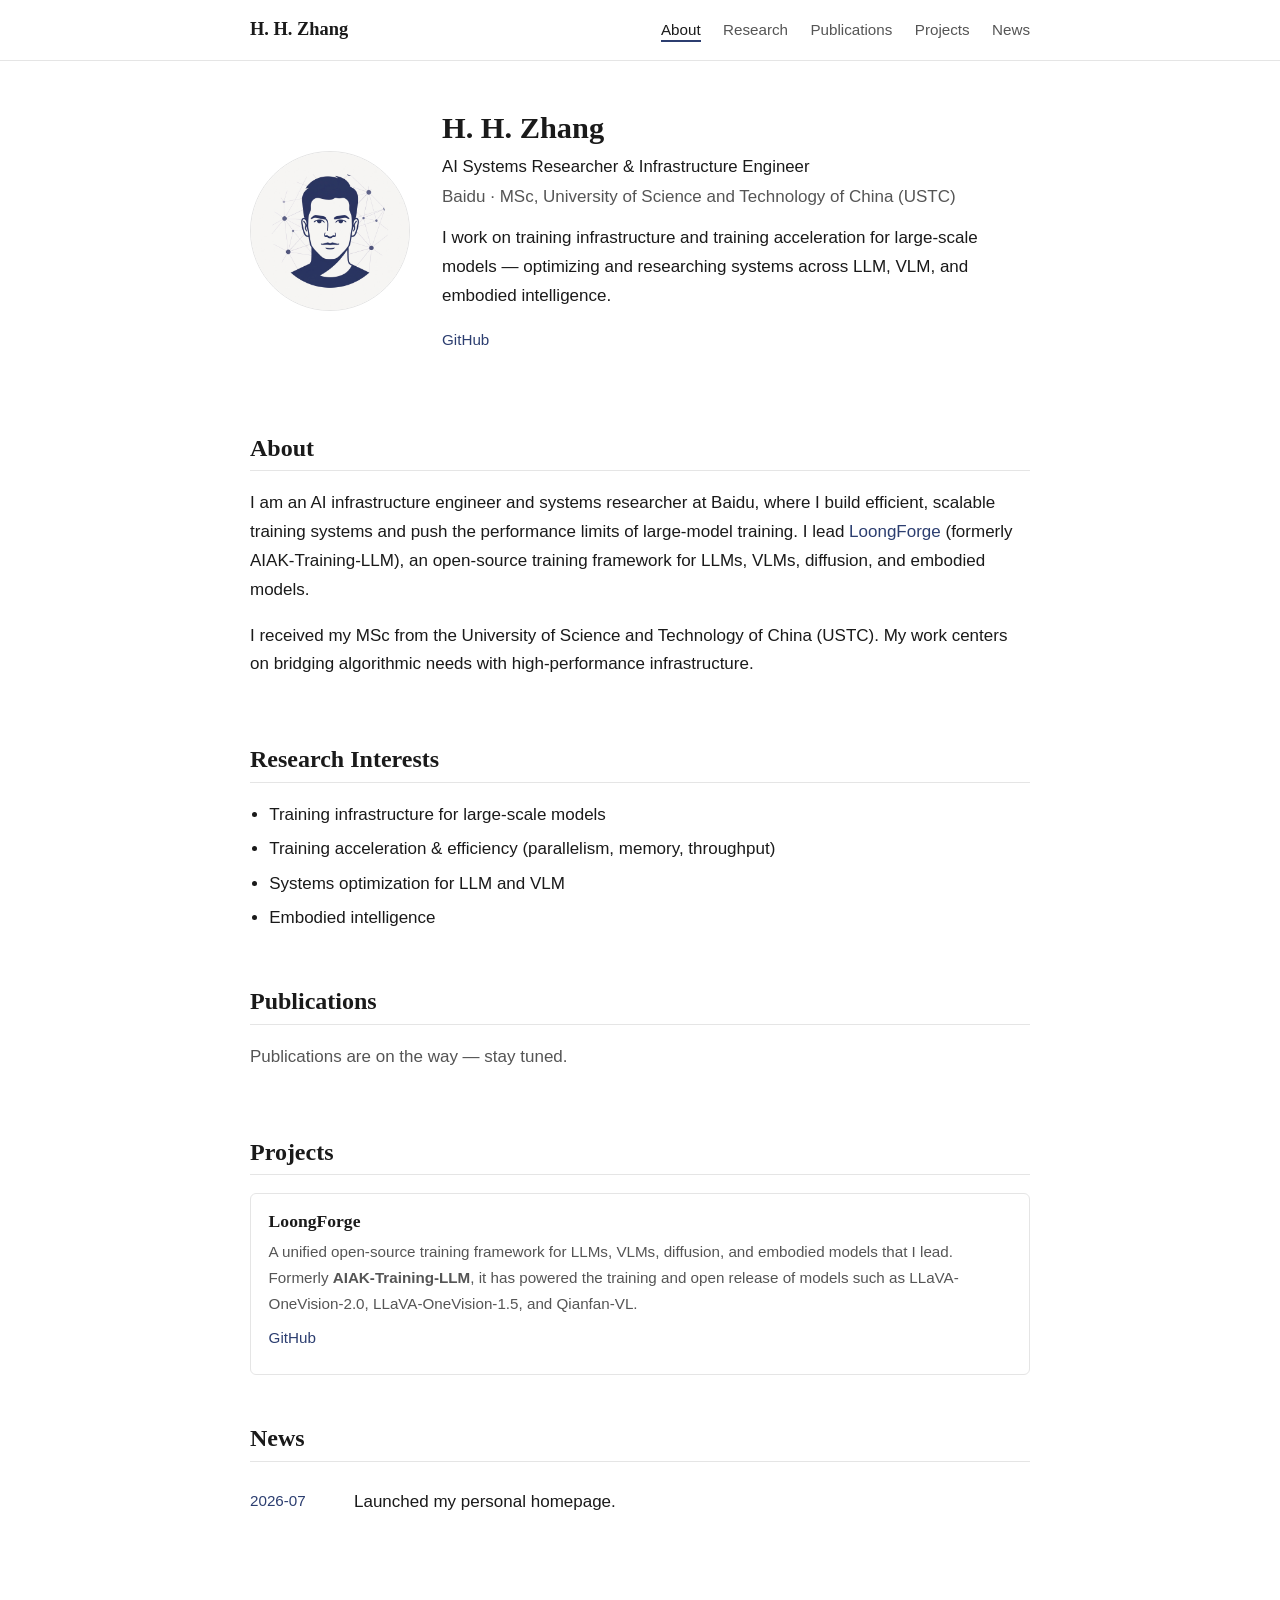
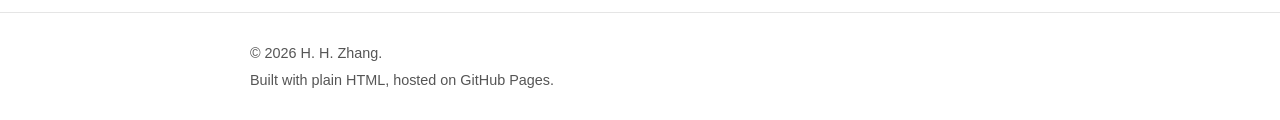
<file: index.html>
<!DOCTYPE html>
<html lang="en">
<head>
  <meta charset="UTF-8" />
  <meta name="viewport" content="width=device-width, initial-scale=1.0" />
  <title>H. H. Zhang — Homepage</title>
  <meta name="description" content="H. H. Zhang — AI systems researcher and infrastructure engineer at Baidu, working on training infrastructure and training acceleration for large-scale models (LLM, VLM, embodied intelligence)." />
  <link rel="stylesheet" href="css/style.css" />
</head>
<body>
  <!-- ===================== Header / Nav ===================== -->
  <header class="site-header">
    <nav class="nav container" aria-label="Primary">
      <a class="nav-brand" href="#home">H. H. Zhang</a>
      <button class="nav-toggle" aria-label="Toggle navigation menu" aria-expanded="false" aria-controls="nav-menu">
        <span></span><span></span><span></span>
      </button>
      <ul class="nav-menu" id="nav-menu">
        <li><a href="#about">About</a></li>
        <li><a href="#research">Research</a></li>
        <li><a href="#publications">Publications</a></li>
        <li><a href="#projects">Projects</a></li>
        <li><a href="#news">News</a></li>
      </ul>
    </nav>
  </header>

  <main>
    <!-- ===================== Hero ===================== -->
    <section id="home" class="hero container">
      <div class="hero-avatar">
        <img src="assets/avatar.jpg" alt="Portrait of H. H. Zhang" onerror="this.remove()" />
      </div>
      <div class="hero-info">
        <h1>H. H. Zhang</h1>
        <p class="hero-title">AI Systems Researcher &amp; Infrastructure Engineer</p>
        <p class="hero-affil">Baidu &middot; MSc, University of Science and Technology of China (USTC)</p>
        <p class="hero-bio">
          I work on training infrastructure and training acceleration for large-scale
          models &mdash; optimizing and researching systems across LLM, VLM, and
          embodied intelligence.
        </p>
        <ul class="hero-links">
          <li><a href="https://github.com/nullnonenilNULL" rel="noopener" target="_blank">GitHub</a></li>
          <!-- 需要时取消注释并填写：
          <li><a href="mailto:你的邮箱">Email</a></li>
          <li><a href="https://scholar.google.com/citations?user=XXXX" rel="noopener" target="_blank">Google Scholar</a></li>
          <li><a href="assets/cv.pdf" target="_blank">CV</a></li>
          -->
        </ul>
      </div>
    </section>

    <!-- ===================== About ===================== -->
    <section id="about" class="section container">
      <h2 class="section-title">About</h2>
      <p>
        I am an AI infrastructure engineer and systems researcher at Baidu, where I
        build efficient, scalable training systems and push the performance limits of
        large-model training. I lead
        <a href="https://github.com/baidu-baige/LoongForge" target="_blank" rel="noopener">LoongForge</a>
        (formerly AIAK-Training-LLM), an open-source training framework for LLMs, VLMs,
        diffusion, and embodied models.
      </p>
      <p>
        I received my MSc from the University of Science and Technology of China (USTC).
        My work centers on bridging algorithmic needs with high-performance infrastructure.
      </p>
    </section>

    <!-- ===================== Research Interests ===================== -->
    <section id="research" class="section container">
      <h2 class="section-title">Research Interests</h2>
      <ul class="research-list">
        <li>Training infrastructure for large-scale models</li>
        <li>Training acceleration &amp; efficiency (parallelism, memory, throughput)</li>
        <li>Systems optimization for LLM and VLM</li>
        <li>Embodied intelligence</li>
      </ul>
    </section>

    <!-- ===================== Publications ===================== -->
    <section id="publications" class="section container">
      <h2 class="section-title">Publications</h2>
      <p style="color:var(--color-muted)">
        Publications are on the way &mdash; stay tuned.
      </p>
      <!-- 有论文后：删除上面这句提示，按下面模板逐条添加
      <ul class="pub-list">
        <li class="pub-item">
          <span class="pub-year">2026</span>
          <div class="pub-body">
            <p class="pub-titletext">论文标题</p>
            <p class="pub-authors"><strong>H. H. Zhang</strong>, Coauthor A, Coauthor B</p>
            <p class="pub-venue">会议/期刊, 2026</p>
            <p class="pub-links">
              <a href="#" target="_blank" rel="noopener">PDF</a>
              <a href="#" target="_blank" rel="noopener">Code</a>
            </p>
          </div>
        </li>
      </ul>
      <p class="section-more"><a href="publications.html">View all publications &rarr;</a></p>
      -->
    </section>

    <!-- ===================== Projects ===================== -->
    <section id="projects" class="section container">
      <h2 class="section-title">Projects</h2>
      <div class="project-grid">
        <article class="project-card">
          <h3>LoongForge</h3>
          <p>A unified open-source training framework for LLMs, VLMs, diffusion, and embodied models that I lead. Formerly <strong>AIAK-Training-LLM</strong>, it has powered the training and open release of models such as LLaVA-OneVision-2.0, LLaVA-OneVision-1.5, and Qianfan-VL.</p>
          <p class="project-links">
            <a href="https://github.com/baidu-baige/LoongForge" target="_blank" rel="noopener">GitHub</a>
          </p>
        </article>
      </div>
    </section>

    <!-- ===================== News ===================== -->
    <section id="news" class="section container">
      <h2 class="section-title">News</h2>
      <ul class="news-list">
        <li class="news-item">
          <span class="news-date">2026-07</span>
          <span class="news-text">Launched my personal homepage.</span>
        </li>
        <!-- 新增动态：复制下面这行修改即可
        <li class="news-item">
          <span class="news-date">2026-08</span>
          <span class="news-text">动态内容</span>
        </li>
        -->
      </ul>
    </section>
  </main>

  <!-- ===================== Footer ===================== -->
  <footer class="site-footer">
    <div class="container">
      <p>&copy; <span id="year"></span> H. H. Zhang.</p>
      <p>Built with plain HTML, hosted on GitHub Pages.</p>
    </div>
  </footer>

  <script src="js/main.js"></script>
</body>
</html>
</file>
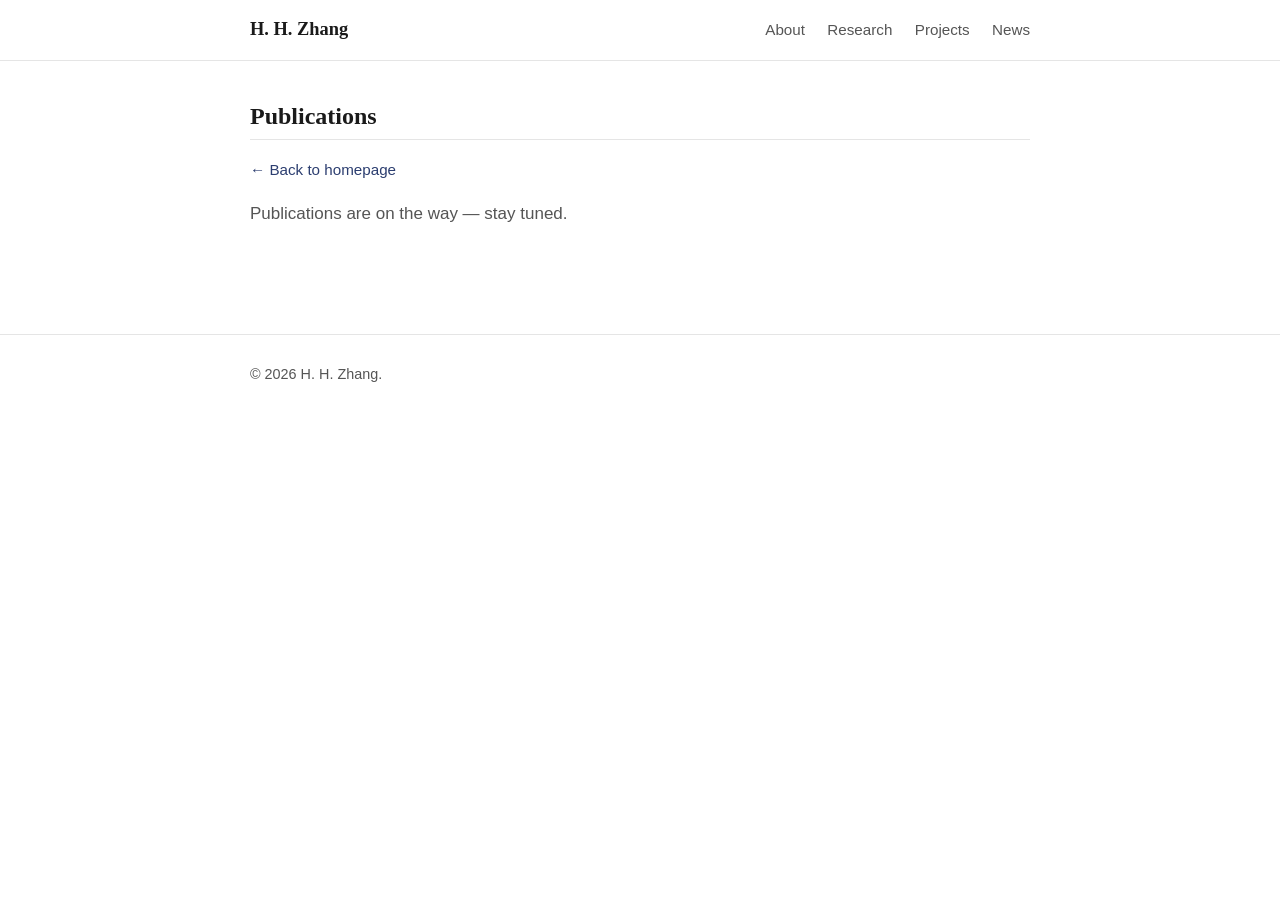
<file: publications.html>
<!DOCTYPE html>
<html lang="en">
<head>
  <meta charset="UTF-8" />
  <meta name="viewport" content="width=device-width, initial-scale=1.0" />
  <title>Publications — H. H. Zhang</title>
  <meta name="description" content="Publications by H. H. Zhang." />
  <link rel="stylesheet" href="css/style.css" />
</head>
<body>
  <!-- ===================== Header / Nav ===================== -->
  <header class="site-header">
    <nav class="nav container" aria-label="Primary">
      <a class="nav-brand" href="index.html">H. H. Zhang</a>
      <button class="nav-toggle" aria-label="Toggle navigation menu" aria-expanded="false" aria-controls="nav-menu">
        <span></span><span></span><span></span>
      </button>
      <ul class="nav-menu" id="nav-menu">
        <li><a href="index.html#about">About</a></li>
        <li><a href="index.html#research">Research</a></li>
        <li><a href="index.html#projects">Projects</a></li>
        <li><a href="index.html#news">News</a></li>
      </ul>
    </nav>
  </header>

  <main>
    <section class="section container" style="padding-top:2.5rem">
      <h2 class="section-title">Publications</h2>
      <p class="section-more" style="margin-top:0">
        <a href="index.html">&larr; Back to homepage</a>
      </p>

      <p style="color:var(--color-muted)">
        Publications are on the way &mdash; stay tuned.
      </p>

      <!-- 有论文后：按年份分组，复制下面这段修改即可
      <h3 style="margin:1.5rem 0 0.5rem">2026</h3>
      <ul class="pub-list">
        <li class="pub-item">
          <span class="pub-year">2026</span>
          <div class="pub-body">
            <p class="pub-titletext">论文标题</p>
            <p class="pub-authors"><strong>H. H. Zhang</strong>, Coauthor A, Coauthor B</p>
            <p class="pub-venue">会议/期刊, 2026</p>
            <p class="pub-links">
              <a href="#" target="_blank" rel="noopener">PDF</a>
              <a href="#" target="_blank" rel="noopener">Code</a>
            </p>
          </div>
        </li>
      </ul>
      -->
    </section>
  </main>

  <footer class="site-footer">
    <div class="container">
      <p>&copy; <span id="year"></span> H. H. Zhang.</p>
    </div>
  </footer>

  <script src="js/main.js"></script>
</body>
</html>
</file>
<file: css/style.css>
/* ============================================================
   Academic Homepage — Global Styles
   Design: white background, dark text, single restrained accent,
   serif headings for an academic feel, minimal decoration.
   ============================================================ */

:root {
  --color-bg: #ffffff;
  --color-text: #1a1a1a;
  --color-muted: #555555;
  --color-accent: #2c3e70;      /* deep indigo — the only accent color */
  --color-accent-soft: #eef1f8;
  --color-border: #e5e5e5;

  --font-body: -apple-system, BlinkMacSystemFont, "Segoe UI", Roboto,
    "Helvetica Neue", "PingFang SC", "Microsoft YaHei", Arial, sans-serif;
  --font-head: Georgia, "Times New Roman", "Songti SC", serif;

  --maxw: 820px;
  --space: 1rem;
}

/* ---------- Reset / base ---------- */
*,
*::before,
*::after { box-sizing: border-box; }

html { scroll-behavior: smooth; }

body {
  margin: 0;
  font-family: var(--font-body);
  color: var(--color-text);
  background: var(--color-bg);
  line-height: 1.7;
  font-size: 17px;
  -webkit-font-smoothing: antialiased;
}

/* account for sticky header when jumping to anchors */
section[id] { scroll-margin-top: 72px; }

a {
  color: var(--color-accent);
  text-decoration: none;
  transition: color 0.15s ease, border-color 0.15s ease;
}
a:hover { text-decoration: underline; }

h1, h2, h3 { font-family: var(--font-head); font-weight: 600; line-height: 1.3; }

img { max-width: 100%; display: block; }

.container {
  width: 100%;
  max-width: var(--maxw);
  margin-inline: auto;
  padding-inline: 1.25rem;
}

/* ---------- Header / Nav ---------- */
.site-header {
  position: sticky;
  top: 0;
  z-index: 100;
  background: rgba(255, 255, 255, 0.92);
  backdrop-filter: saturate(180%) blur(6px);
  border-bottom: 1px solid var(--color-border);
}

.nav {
  display: flex;
  align-items: center;
  justify-content: space-between;
  min-height: 60px;
}

.nav-brand {
  font-family: var(--font-head);
  font-size: 1.15rem;
  font-weight: 600;
  color: var(--color-text);
}
.nav-brand:hover { text-decoration: none; color: var(--color-accent); }

.nav-menu {
  list-style: none;
  display: flex;
  gap: 1.4rem;
  margin: 0;
  padding: 0;
}
.nav-menu a {
  color: var(--color-muted);
  font-size: 0.95rem;
  padding-bottom: 2px;
  border-bottom: 2px solid transparent;
}
.nav-menu a:hover { color: var(--color-text); text-decoration: none; }
.nav-menu a.active {
  color: var(--color-text);
  border-bottom-color: var(--color-accent);
}

.nav-toggle {
  display: none;
  flex-direction: column;
  justify-content: center;
  gap: 5px;
  width: 40px;
  height: 40px;
  padding: 0;
  background: none;
  border: none;
  cursor: pointer;
}
.nav-toggle span {
  display: block;
  width: 22px;
  height: 2px;
  background: var(--color-text);
  transition: transform 0.2s ease, opacity 0.2s ease;
}

/* ---------- Hero ---------- */
.hero {
  display: flex;
  align-items: center;
  gap: 2rem;
  padding-top: 3rem;
  padding-bottom: 2.5rem;
}
.hero-avatar {
  flex: 0 0 auto;
  width: 160px;
  height: 160px;
  border-radius: 50%;
  overflow: hidden;
  background: var(--color-accent-soft);
  border: 1px solid var(--color-border);
}
.hero-avatar img { width: 100%; height: 100%; object-fit: cover; }

.hero-info h1 { margin: 0 0 0.25rem; font-size: 1.9rem; }
.hero-title { margin: 0; font-size: 1.05rem; color: var(--color-text); }
.hero-affil { margin: 0.15rem 0 0.75rem; color: var(--color-muted); }
.hero-bio { margin: 0 0 1rem; color: var(--color-text); }

.hero-links {
  list-style: none;
  display: flex;
  flex-wrap: wrap;
  gap: 0.5rem 1.1rem;
  margin: 0;
  padding: 0;
  font-size: 0.95rem;
}

/* ---------- Sections ---------- */
.section { padding-top: 2.5rem; padding-bottom: 0.5rem; }
.section:last-of-type { padding-bottom: 2.5rem; }

.section-title {
  margin: 0 0 1.1rem;
  font-size: 1.5rem;
  padding-bottom: 0.4rem;
  border-bottom: 1px solid var(--color-border);
}
.section-more { margin-top: 1rem; font-size: 0.95rem; }

/* Research interests */
.research-list {
  margin: 0;
  padding-left: 1.2rem;
}
.research-list li { margin-bottom: 0.35rem; }

/* Publications */
.pub-list { list-style: none; margin: 0; padding: 0; }
.pub-item {
  display: flex;
  gap: 1rem;
  padding: 0.9rem 0;
  border-bottom: 1px solid var(--color-border);
}
.pub-item:last-child { border-bottom: none; }
.pub-year {
  flex: 0 0 3.2rem;
  font-family: var(--font-head);
  color: var(--color-accent);
  font-weight: 600;
}
.pub-body { flex: 1; }
.pub-titletext { margin: 0 0 0.2rem; font-weight: 600; }
.pub-authors { margin: 0; color: var(--color-muted); font-size: 0.95rem; }
.pub-venue { margin: 0.1rem 0; font-style: italic; color: var(--color-muted); font-size: 0.95rem; }
.pub-links { margin: 0.25rem 0 0; font-size: 0.9rem; }
.pub-links a { margin-right: 0.9rem; }

/* Projects */
.project-grid {
  display: grid;
  grid-template-columns: repeat(auto-fit, minmax(240px, 1fr));
  gap: 1rem;
}
.project-card {
  border: 1px solid var(--color-border);
  border-radius: 6px;
  padding: 1rem 1.1rem;
}
.project-card h3 { margin: 0 0 0.4rem; font-size: 1.1rem; }
.project-card p { margin: 0 0 0.5rem; color: var(--color-muted); font-size: 0.95rem; }
.project-links { font-size: 0.9rem; }
.project-links a { margin-right: 0.9rem; }

/* News */
.news-list { list-style: none; margin: 0; padding: 0; }
.news-item {
  display: flex;
  gap: 1rem;
  padding: 0.5rem 0;
  border-bottom: 1px dashed var(--color-border);
}
.news-item:last-child { border-bottom: none; }
.news-date {
  flex: 0 0 5.5rem;
  color: var(--color-accent);
  font-variant-numeric: tabular-nums;
  font-size: 0.95rem;
}
.news-text { flex: 1; }

/* ---------- Footer ---------- */
.site-footer {
  margin-top: 3rem;
  border-top: 1px solid var(--color-border);
  padding: 1.5rem 0;
  color: var(--color-muted);
  font-size: 0.9rem;
}
.site-footer p { margin: 0.2rem 0; }

/* ---------- Responsive ---------- */
@media (max-width: 640px) {
  body { font-size: 16px; }

  .nav-toggle { display: flex; }
  .nav-menu {
    position: absolute;
    top: 60px;
    left: 0;
    right: 0;
    flex-direction: column;
    gap: 0;
    background: var(--color-bg);
    border-bottom: 1px solid var(--color-border);
    max-height: 0;
    overflow: hidden;
    transition: max-height 0.25s ease;
  }
  .nav-menu.open { max-height: 320px; }
  .nav-menu li { border-top: 1px solid var(--color-border); }
  .nav-menu a { display: block; padding: 0.8rem 1.25rem; border-bottom: none; }
  .nav-menu a.active { border-bottom: none; color: var(--color-accent); }

  .hero {
    flex-direction: column;
    text-align: center;
    gap: 1.25rem;
    padding-top: 2rem;
  }
  .hero-links { justify-content: center; }
  .pub-item { flex-direction: column; gap: 0.2rem; }
  .pub-year { flex-basis: auto; }
  .news-item { flex-direction: column; gap: 0.1rem; }
  .news-date { flex-basis: auto; }
}
</file>
